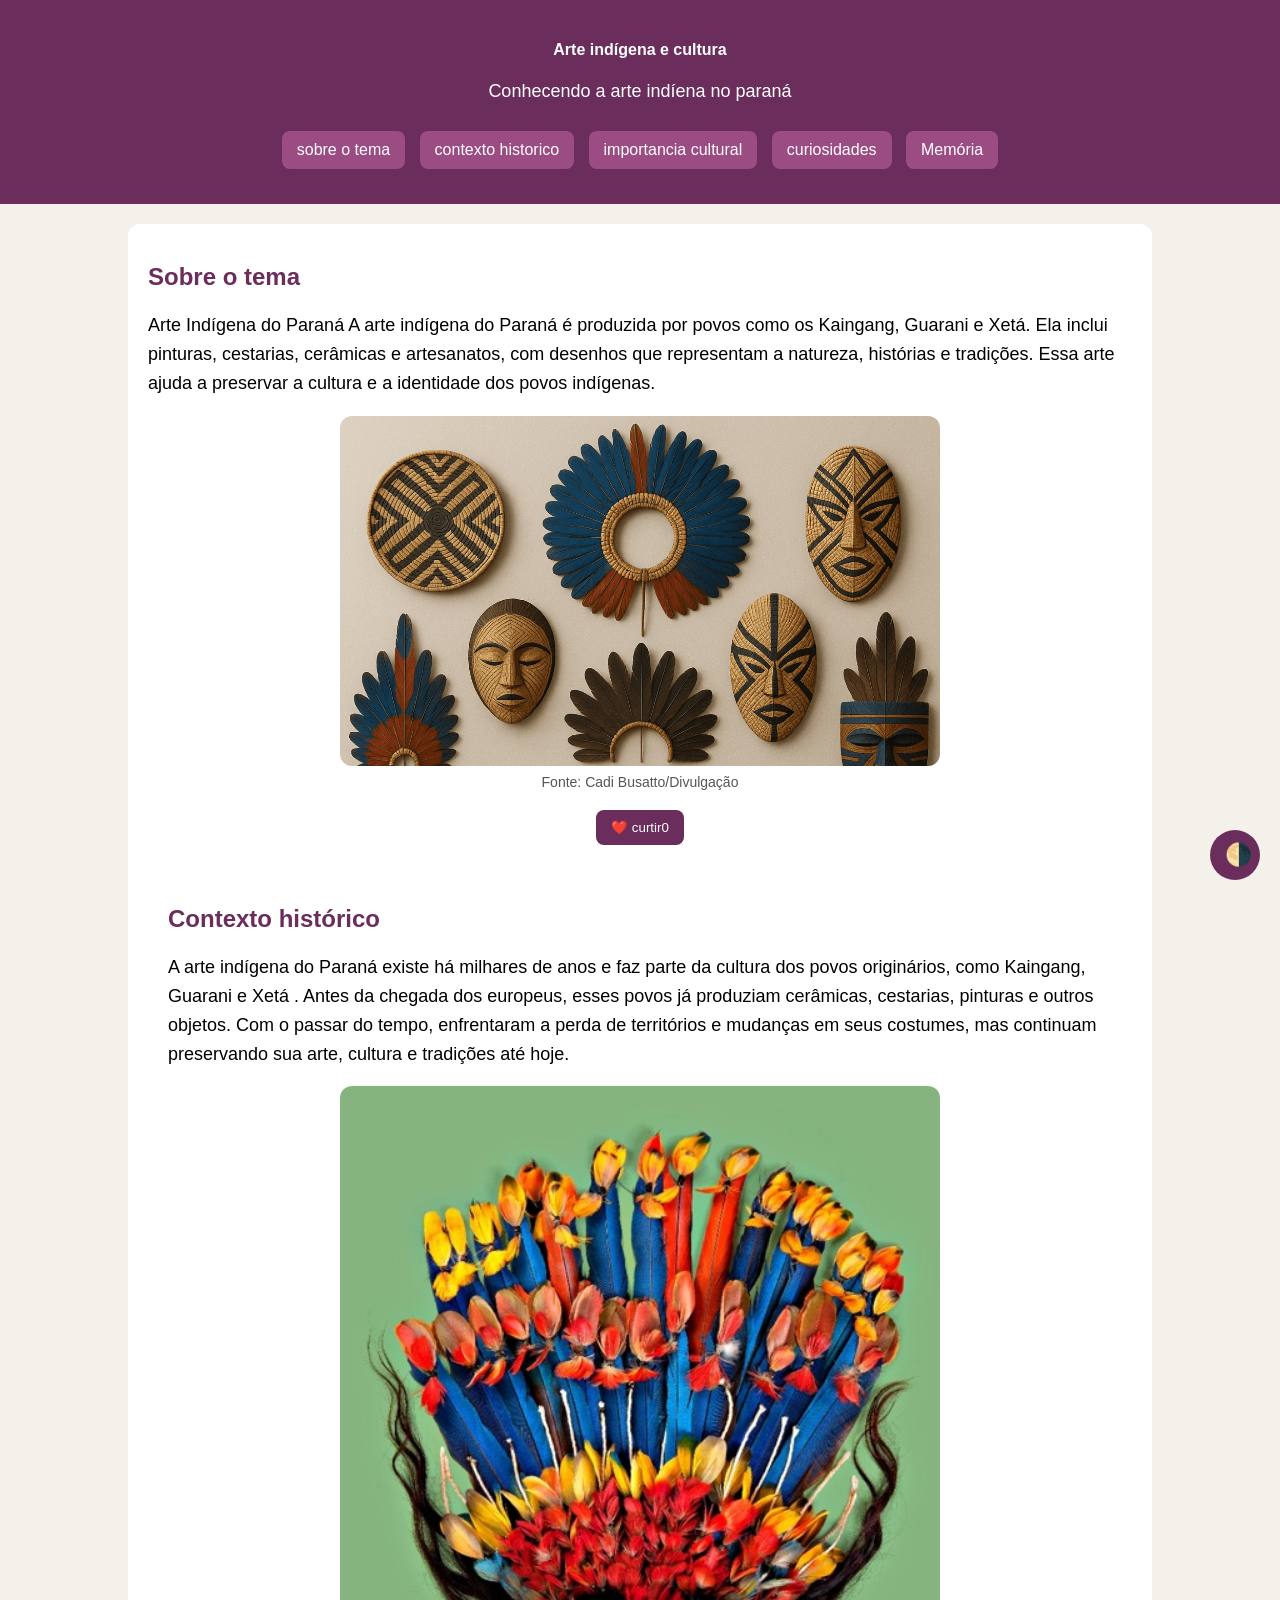
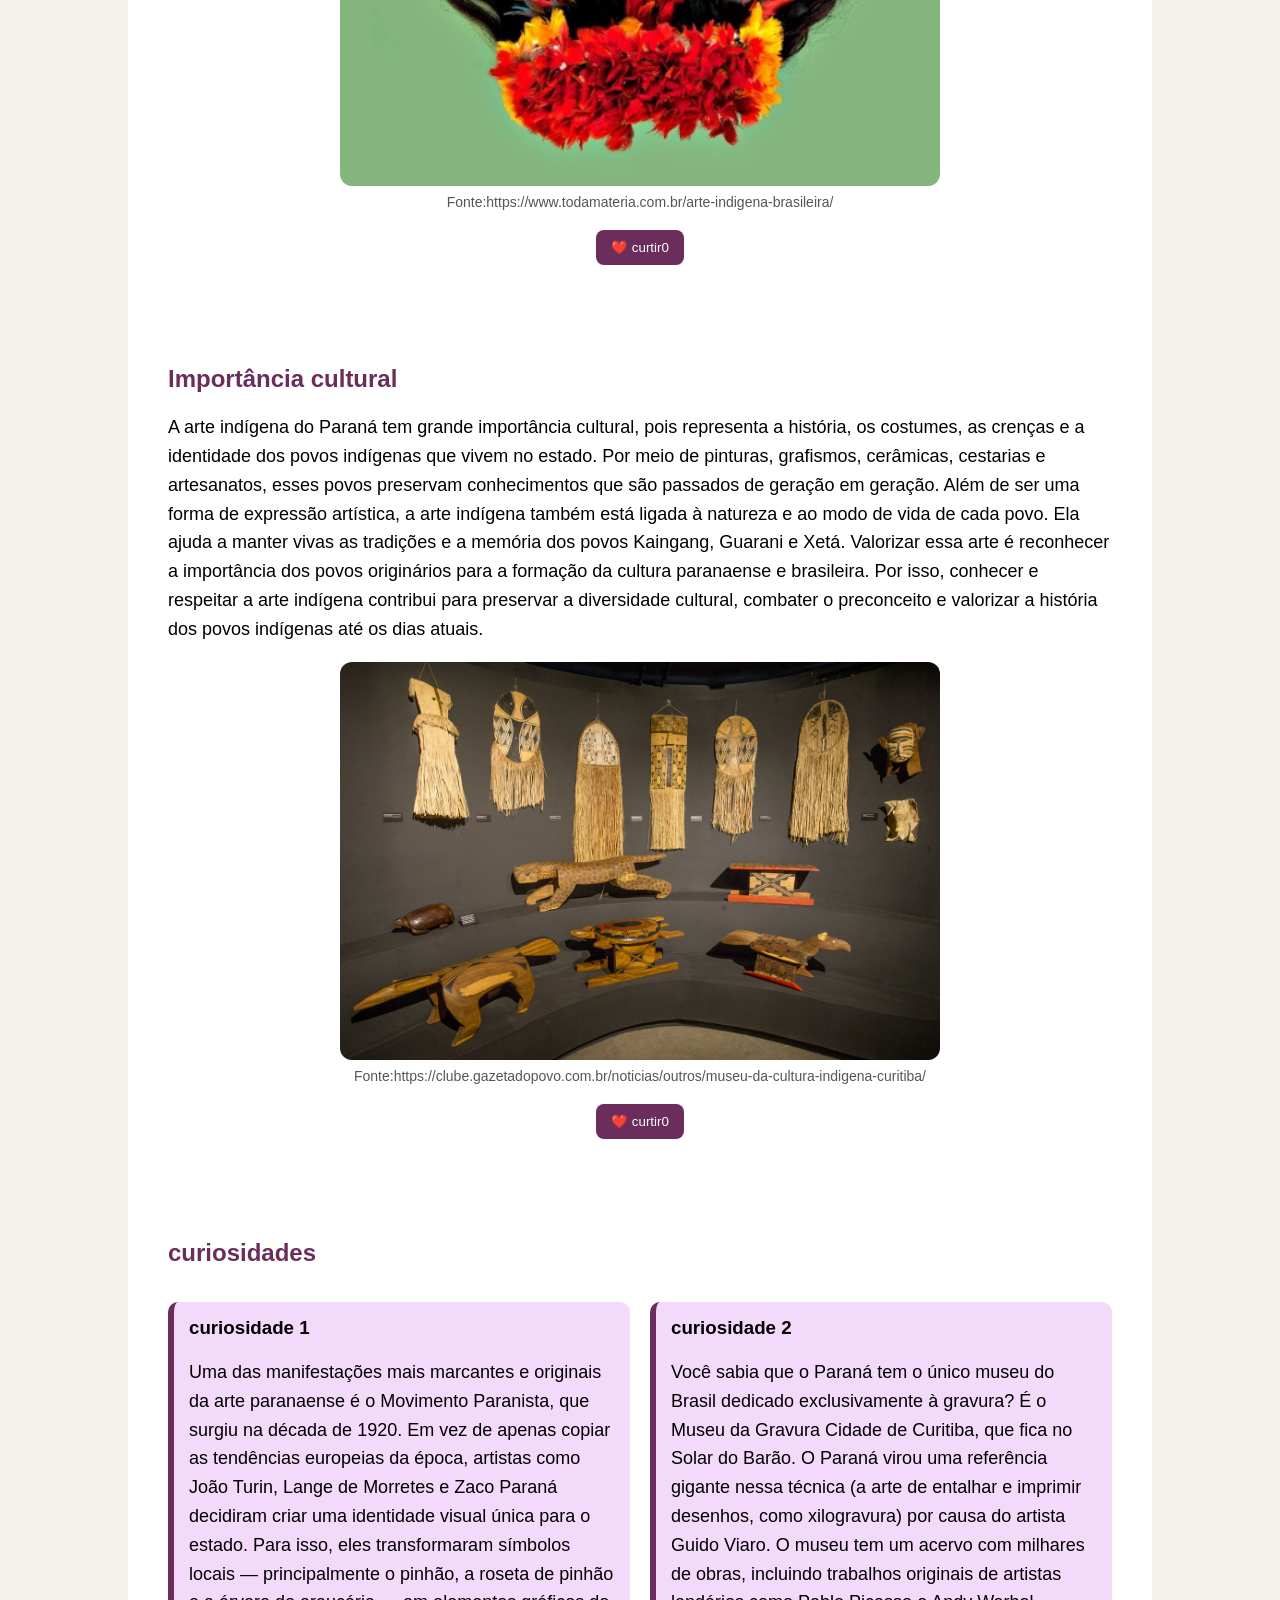
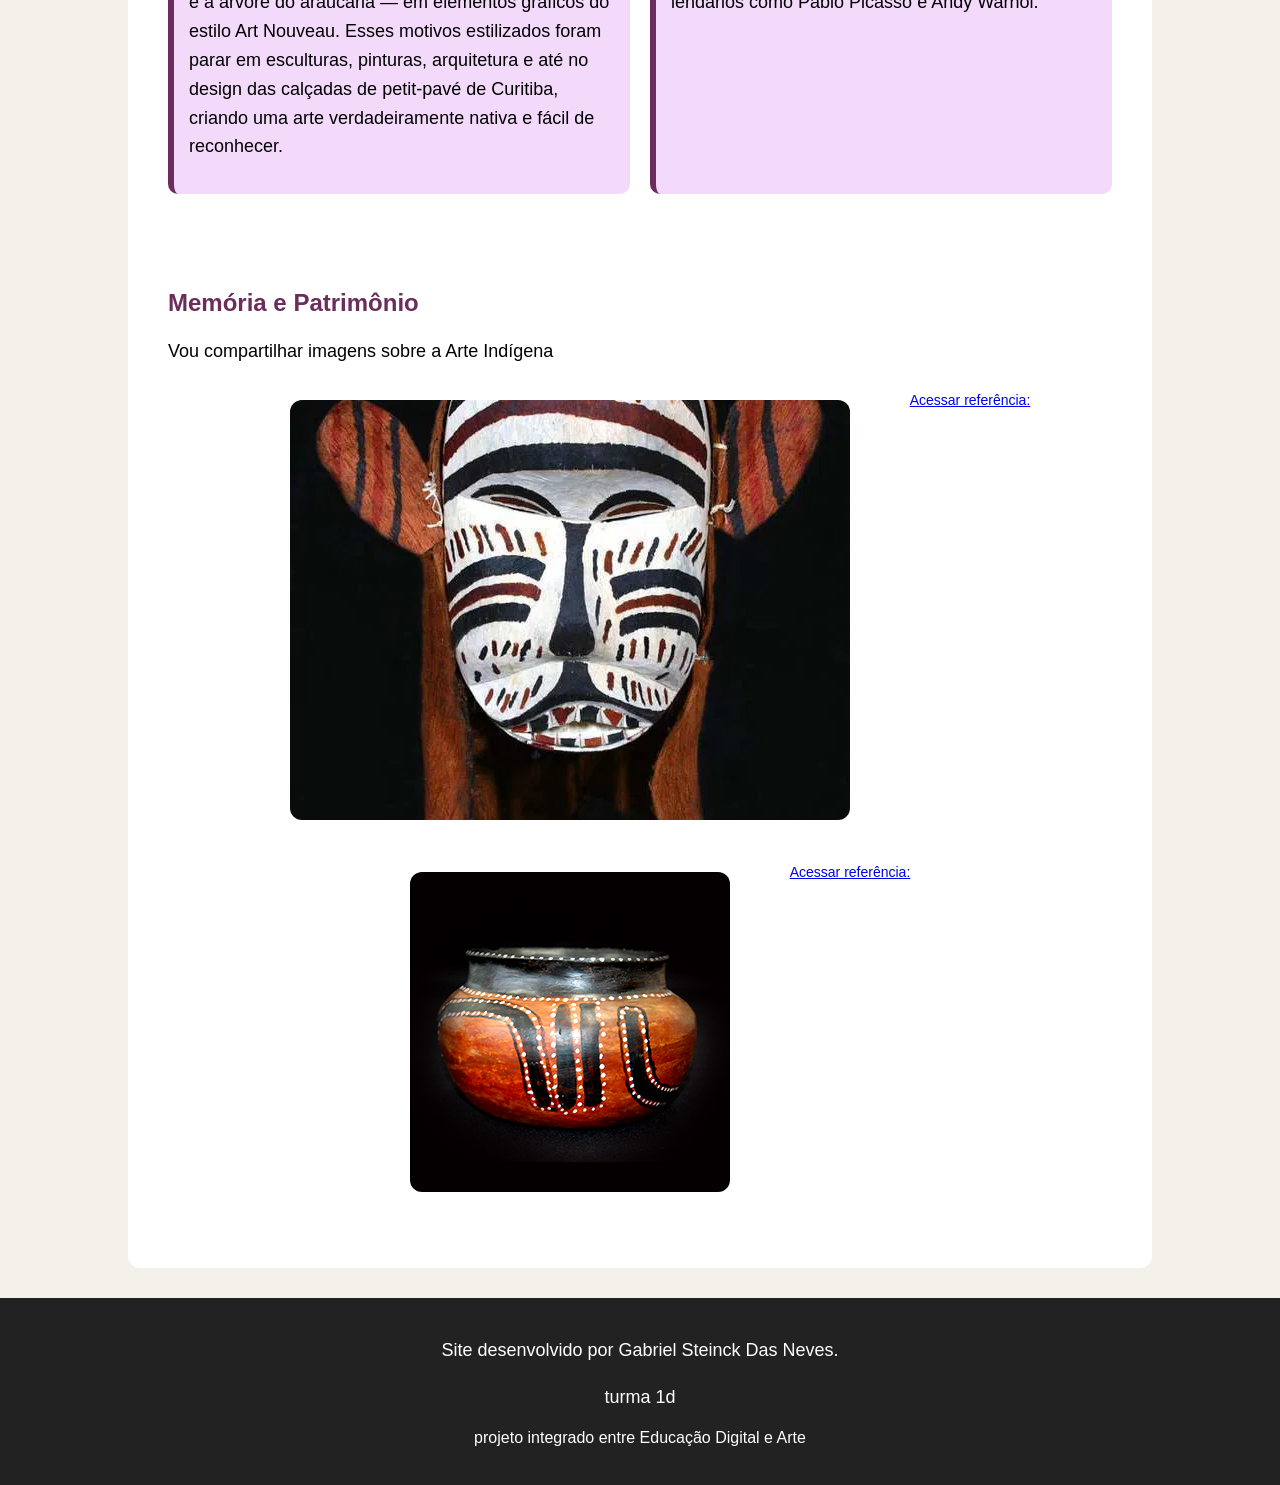
<file: index.html>
<!DOCTYPE html>
<html lang="pt-BR">

<head>
    <meta charset="UTF-8">
    <meta name="viewport" content="width=device-width, initial-scale=1.0">
    <title>Arte e Ed. Digital</title>
    <link rel="stylesheet" href="style.css">
</head>

<body>

    <header>
        <h1>Arte indígena e cultura</h1>
        <p>Conhecendo a arte indíena no paraná </p>
        <nav>
            <a href="#sobre o tema">sobre o tema</a>
            <a href="#contexto historico">contexto historico</a>
            <a href="#importancia cultural">importancia cultural</a>
            <a href="#curiosidades">curiosidades</a>
            <a href="#memoria">Memória</a>          
        </nav>
    </header>

    <main>
        <section id="sobre o tema">
            <h2>Sobre o tema</h2>
            <p> Arte Indígena do Paraná

                A arte indígena do Paraná é produzida por povos como os Kaingang, Guarani e Xetá. Ela inclui pinturas,
                cestarias,
                cerâmicas e artesanatos, com desenhos que representam a natureza, histórias e tradições. Essa arte ajuda
                a preservar
                a cultura e a identidade dos povos indígenas.</p>

            <figure>
                <img src="imagem 1.webp" alt="Esaa imagem mostra uma obra feita por um indína do paraná">
                <figcaption>
                    Fonte: Cadi Busatto/Divulgação
                </figcaption>
                <button class ="curtir">
                    ❤️​ curtir<span>0</span>
                </button>
            </figure>

            <section id="contexto historico">
                <h2>Contexto histórico</h2>
                <p>

                    A arte indígena do Paraná existe há milhares de anos e faz parte da cultura dos povos originários,
                    como
                    Kaingang, Guarani e Xetá
                    . Antes da chegada dos europeus, esses povos já produziam cerâmicas, cestarias, pinturas e outros
                    objetos. Com o passar do tempo, enfrentaram a perda de territórios e mudanças em seus costumes, mas
                    continuam preservando sua arte, cultura e tradições até hoje.</p>
                <figure>
                    <img src="imagem2.jpg" alt="Esaa imagem mostra uma mascara com caracteristicas indígenas">
                    <figcaption>
                        Fonte:https://www.todamateria.com.br/arte-indigena-brasileira/
                    </figcaption>
                    <button class ="curtir">
                    ❤️​ curtir<span>0</span>
                </button>
            </section>

            <section id="importancia cultural">
                <h2>Importância cultural</h2>
                <p>

                    A arte indígena do Paraná tem grande importância cultural, pois representa a história, os costumes,
                    as
                    crenças e a identidade dos povos indígenas que vivem no estado. Por meio de pinturas, grafismos,
                    cerâmicas, cestarias e artesanatos, esses povos preservam conhecimentos que são passados de geração
                    em
                    geração.

                    Além de ser uma forma de expressão artística, a arte indígena também está ligada à natureza e ao
                    modo de
                    vida de cada povo. Ela ajuda a manter vivas as tradições e a memória dos povos Kaingang, Guarani e
                    Xetá.
                    Valorizar essa arte é reconhecer a importância dos povos originários para a formação da cultura
                    paranaense e brasileira.

                    Por isso, conhecer e respeitar a arte indígena contribui para preservar a diversidade cultural,
                    combater
                    o preconceito e valorizar a história dos povos indígenas até os dias atuais.</p><img
                    src="imagem3.jpeg" alt="uma imagem com obra indígnas expostas em um museu em curtiba">
                <figcaption>
                    Fonte:https://clube.gazetadopovo.com.br/noticias/outros/museu-da-cultura-indigena-curitiba/
                </figcaption>
                <button class ="curtir">
                    ❤️​ curtir<span>0</span>
                </button>
            </section>

            <section id="curiosidades">
                <h2>curiosidades</h2>
                <div class="cards-curiosidades">
                <div class="card">
                    <h3>curiosidade 1</h3>
                    <p>Uma das manifestações mais marcantes e originais da arte paranaense é o Movimento Paranista, que
                        surgiu na década de 1920.

                        Em vez de apenas copiar as tendências europeias da época, artistas como João Turin, Lange de
                        Morretes e Zaco Paraná decidiram criar uma identidade visual única para o estado. Para isso,
                        eles transformaram símbolos locais — principalmente o pinhão, a roseta de pinhão e a árvore do
                        araucária — em elementos gráficos do estilo Art Nouveau.

                        Esses motivos estilizados foram parar em esculturas, pinturas, arquitetura e até no design das
                        calçadas de petit-pavé de Curitiba, criando uma arte verdadeiramente nativa e fácil de
                        reconhecer.</p>
                </div>
                <div class="card">
                    <h3>curiosidade 2</h3>
                    <p>
                        Você sabia que o Paraná tem o único museu do Brasil dedicado exclusivamente à gravura? É o
                            Museu da Gravura Cidade de Curitiba, que fica no Solar do Barão. O Paraná virou uma
                            referência gigante nessa técnica (a arte de entalhar e imprimir desenhos, como xilogravura)
                            por causa do artista Guido Viaro. O museu tem um acervo com milhares de obras, incluindo
                            trabalhos originais de artistas lendários como Pablo Picasso e Andy Warhol.</p>
                </div>

            </div>        
                
            </section>
           <section id="memoria">
            <h2>Memória e Patrimônio</h2>
            <p>Vou compartilhar imagens sobre a Arte Indígena</p>
            <div class="galeria">
                <figure>
                    <img src="imagem4.webp" alt="A minha imagem é uma mascara feita por indígenas">
                </figure>
                <figcaption>
                    <a href="https://maimuseu.com.br/site/" target="_blank" rel="noopener noreferrer">
                        Acessar referência:

                    </a>

                </figcaption>
                <figure>
                    <img src="imagem5.png" alt="A minha imagem é um vaso feito por indígenas">
                </figure>
                <figcaption>
                    <a href="https://maimuseu.com.br/site/" target="_blank" rel="noopener noreferrer">
                        Acessar referência:
                        
                    </a>

                </figcaption>

            </div>
        </section>
    </main>
    
    <footer>
        <p>Site desenvolvido por Gabriel Steinck Das Neves.
         <p>turma 1d
        </p>projeto integrado entre Educação Digital e Arte<p>
    </footer>
    <button class="btn-tema" aria-label="Alternar entre tema claro e escuro">
        🌗
    </button>
</body>

</html>
</file>
<file: style.css>
:root{
    --cor-fundo:#f4f1ea;
    --cor-texto:#222222;
    --cor-principal:#6b2d5c;
    --cor-secundaria:#9b4d83;
    --cor-hover:#c77dff;
    --cor-superficie:#ffffff;
    --cor-card:#f3d9fa;
    --cor-legenda:#555555;
    --cor-clara:white;
    --cor-rodape:#222222;
}

.tema-escuro {
    --cor-fundo: #121212;
    --cor-texto: #f5f5f5;
    --cor-principal: #d7a6ca;
    --cor-superficie: #1e1e1e;
    --cor-card: #2b2530;

}




body {
    background-color: var(--cor-fundo);
    color: var(var--cor-texto);
    font-family: Arial, sans-serif;
    margin: 0;
}

header {
    background-color: var(--cor-principal);
    color: var(--cor-clara);
    text-align: center;
    padding: 30px;
}

h1 {
    font-size: var(--cor-principal);
}

h2 {
    color: #6b2d5c;
}

p {
    font-size: 18px;
    line-height: 1.6;
}

nav {
    margin-top: 20px;
}

nav a {
    color: var(--cor-clara);
    text-decoration: none;
    background-color: var(--cor-secundaria);
    padding: 10px 15px;
    border-radius: 8px;
    margin: 5px;
    display: inline-block;
}

nav a:hover {
    background-color: var(--cor-hover);
}

main {
    width: 80%;
    margin: auto;
}

section {
    background-color: var(--cor-superficie);
    margin: 20px 0;
    padding: 20px;
    border-radius: 12px;
}

img {
    width: 100%;
    max-width: 600px;
    display: block;
    margin: auto;
    border-radius: 12px;
}

figcaption {
    text-align: center;
    font-size: 14px;
    color: var(--cor-legenda);
    margin-top: 8px;
}

.card {
    background-color: var(--cor-card);
    padding: 15px;
    margin: 15px 0;
    border-left: 6px solid var(--cor-principal);
    border-radius: 10px;
    flex: 1 1 300px;
}

.card h3 {
    margin-top: 0;
}

footer {
    background-color: var(--cor-rodape);
    color: var(--cor-clara);
    text-align: center;
    padding: 20px;
    margin-top: 30px;
}

button {
    background-color: var(--cor-principal);
    color: var(--cor-clara); 
    border: none;
    padding: 10px 15px;
    border-radius:  8px;
    cursor: pointer;

}

button:hover {
    background-color: var(--cor-hover);

}

.curtir {
    display: block;
    width: fit-content;
    margin: 20px auto ;
}

.galeria {
    display: flex;
    gap: 20px;
    flex-wrap: wrap;
    justify-content: center;
}

.cards-curiosidades {
    display: flex;
    gap: 20px;
    flex-wrap: wrap;

}

.btn-tema {
    position: fixed;
    right: 20px;
    bottom: 20px;
    width: 50px;
    height: 50px;
    border-radius: 50%;
    font-size: 22px;

}
</file>
